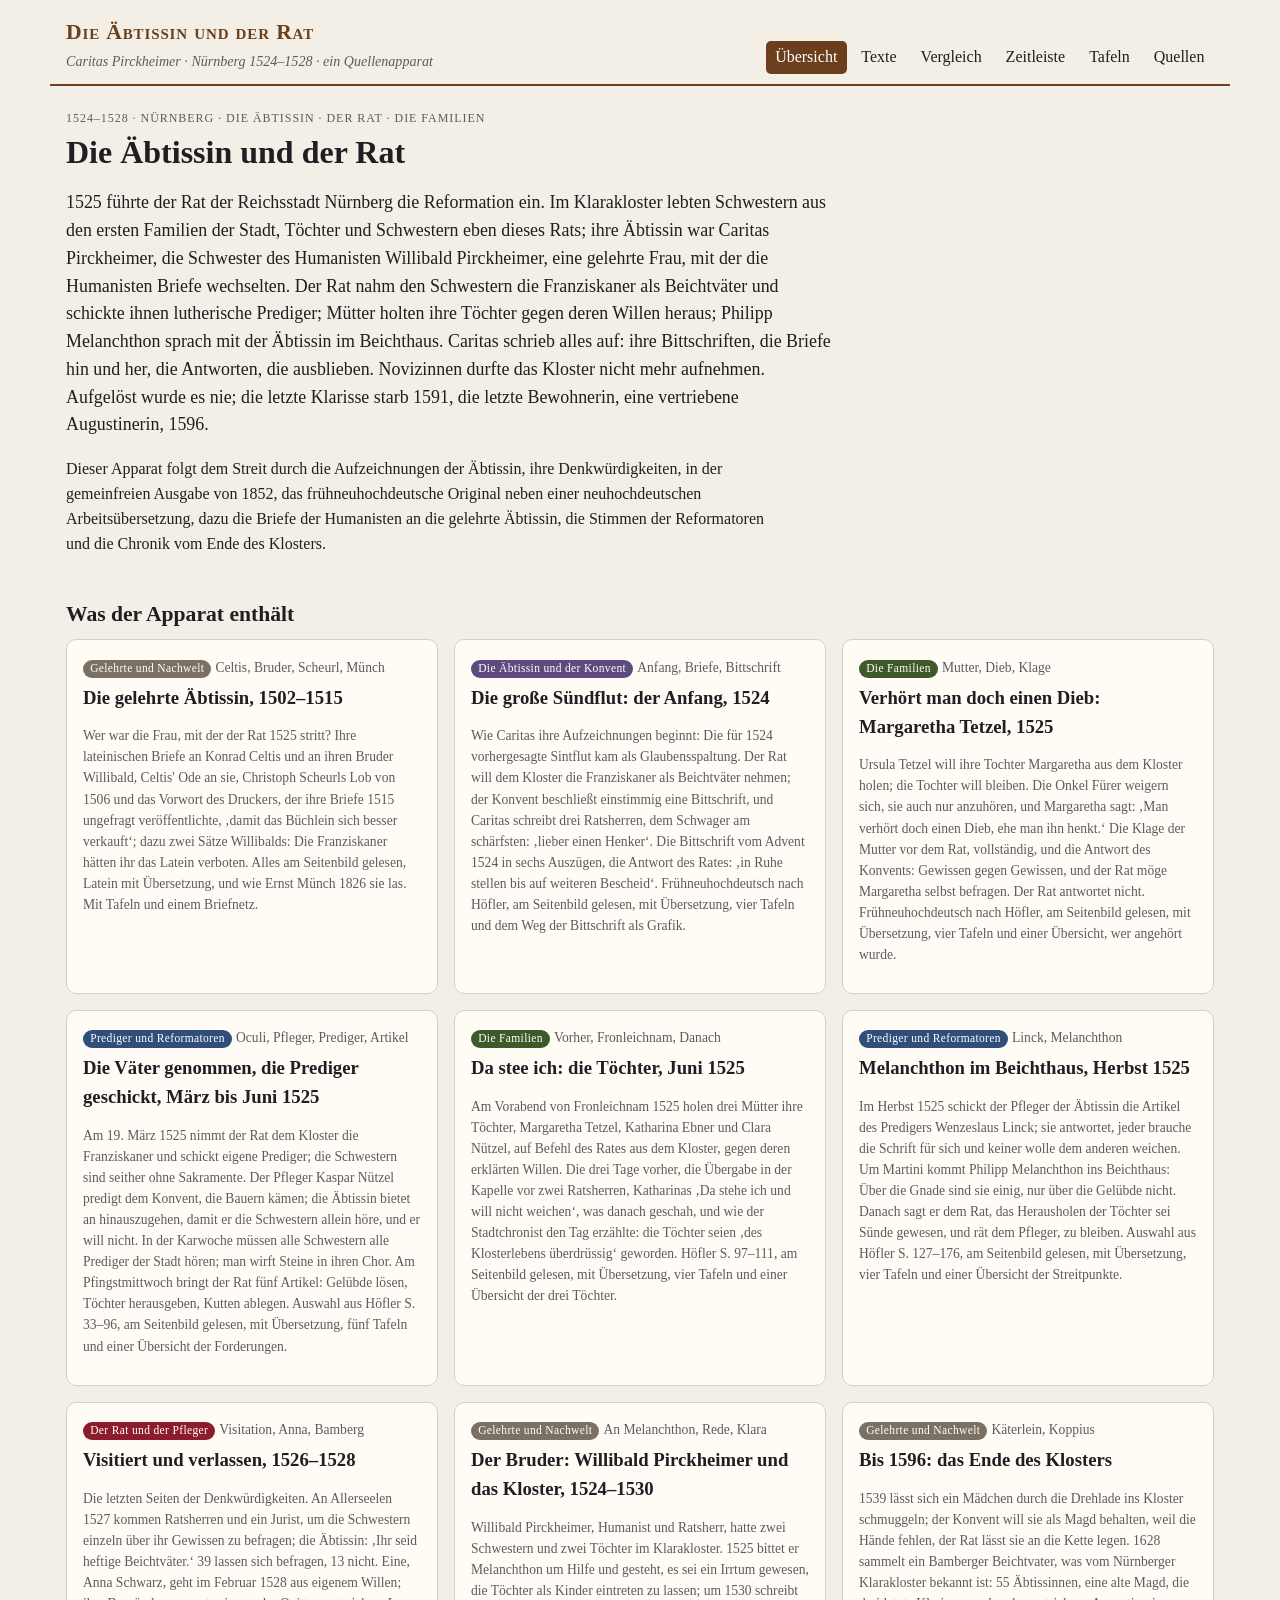
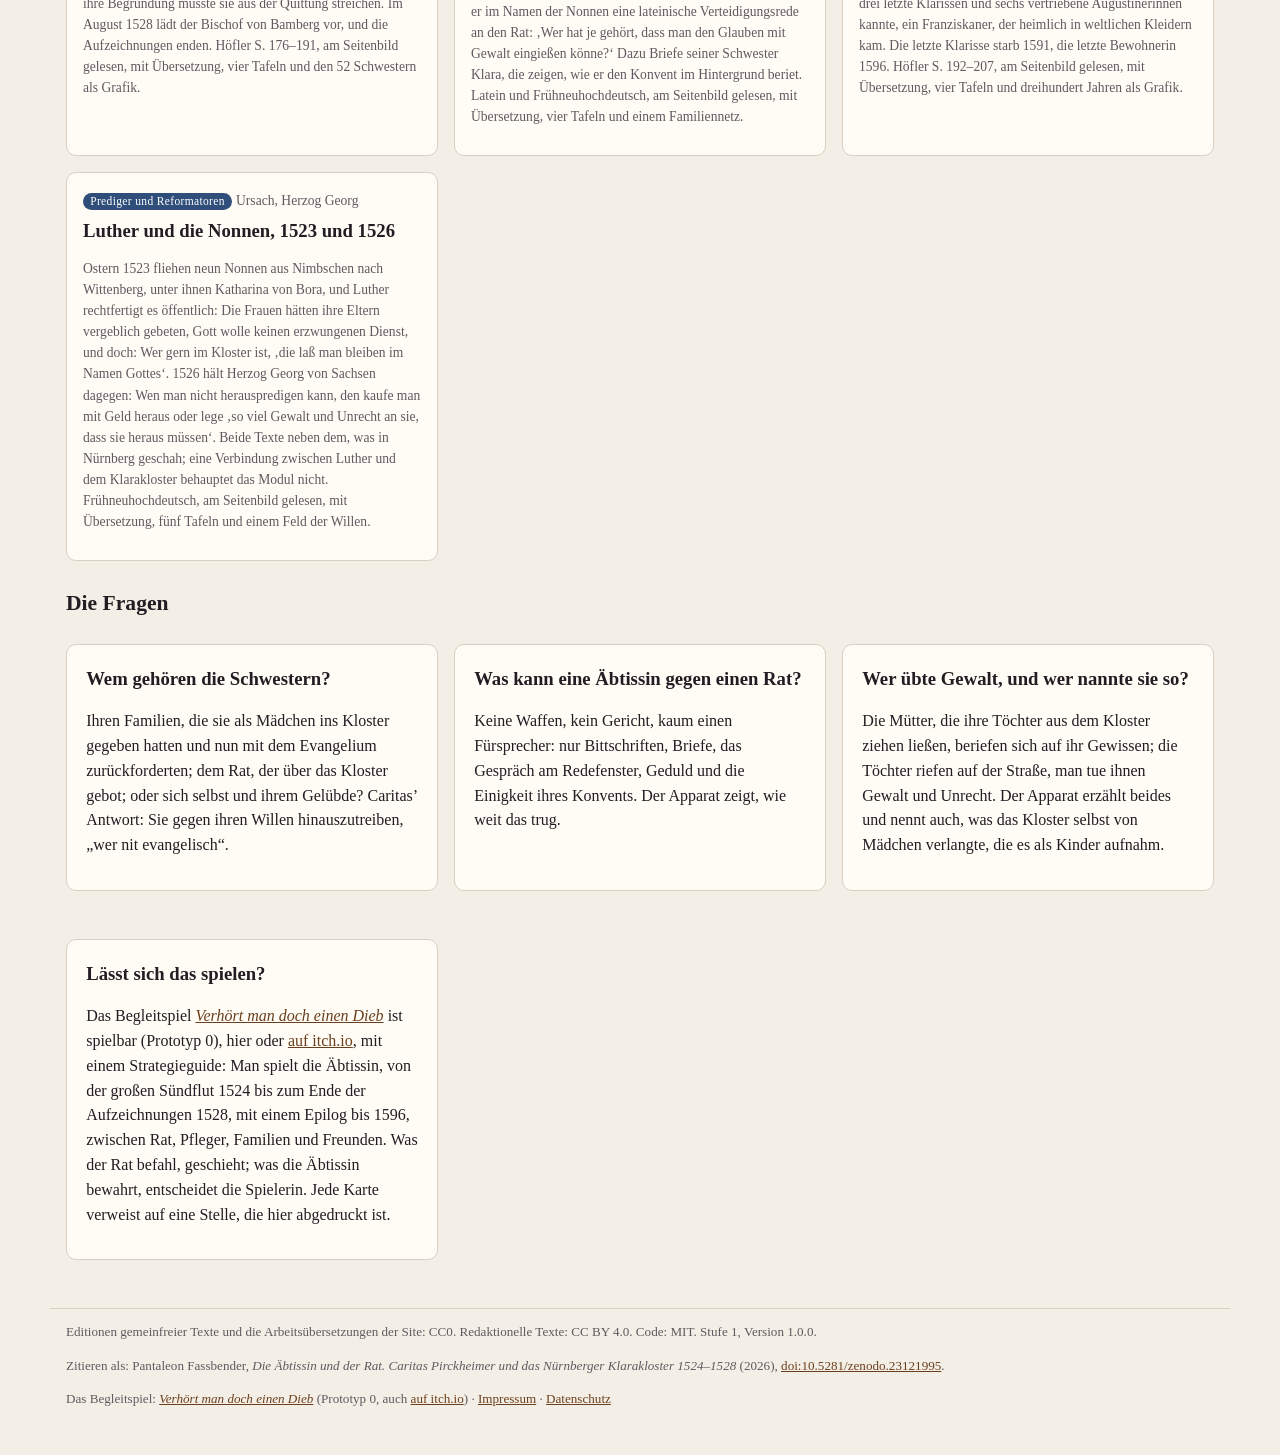
<file: index.html>
<!doctype html>
<html lang="de">
<head>
<meta charset="utf-8">
<meta name="viewport" content="width=device-width, initial-scale=1">
<title>Die Äbtissin und der Rat. Caritas Pirckheimer und das Nürnberger Klarakloster 1524–1528</title>
<meta name="description" content="Ein Quellenapparat zum Streit um das Nürnberger Klarakloster in der Reformation, 1524–1528: die Denkwürdigkeiten der Äbtissin Caritas Pirckheimer, Briefe, Bittschriften und Gegenstimmen, in gemeinfreien Editionen, das Original neben einer neuhochdeutschen Übersetzung.">
<meta property="og:type" content="website">
<meta property="og:url" content="https://die-aebtissin-und-der-rat.netlify.app/">
<meta property="og:title" content="Die Äbtissin und der Rat. Caritas Pirckheimer und das Nürnberger Klarakloster 1524–1528">
<meta property="og:description" content="Verhört man doch einen Dieb: wie eine Äbtissin ihr Kloster gegen den Rat ihrer Stadt verteidigte, in ihren eigenen Aufzeichnungen.">
<link rel="stylesheet" href="style.css">
</head>
<body>
<header class="top">
  <a class="brand" href="#/">
    <strong>Die Äbtissin und der Rat</strong>
    <em>Caritas Pirckheimer · Nürnberg 1524–1528 · ein Quellenapparat</em>
  </a>
  <nav>
    <a href="#/">Übersicht</a>
    <a href="#/texts">Texte</a>
    <a href="#/compare" id="navCompare" hidden>Vergleich</a>
    <a href="#/timeline">Zeitleiste</a>
    <a href="#/plates" id="navPlates" hidden>Tafeln</a>
    <a href="#/sources">Quellen</a>
  </nav>
</header>
<main id="view" aria-live="polite"></main>
<footer>
  <p>Editionen gemeinfreier Texte und die Arbeitsübersetzungen der Site: CC0. Redaktionelle Texte: CC BY 4.0. Code: MIT. Stufe 1, Version 1.0.0.</p>
  <p>Zitieren als: Pantaleon Fassbender, <em>Die Äbtissin und der Rat. Caritas Pirckheimer und das Nürnberger Klarakloster 1524–1528</em> (2026), <a href="https://doi.org/10.5281/zenodo.23121995">doi:10.5281/zenodo.23121995</a>.</p>
  <p>Das Begleitspiel: <a href="https://verhoert-man-doch-einen-dieb.netlify.app/"><em>Verhört man doch einen Dieb</em></a> (Prototyp 0, auch <a href="https://leofassb.itch.io/verhoert-man-doch-einen-dieb">auf itch.io</a>) · <a href="legal.html#notice">Impressum</a> · <a href="legal.html#privacy">Datenschutz</a></p>
</footer>
<script src="app.js"></script>
</body>
</html>
</file>
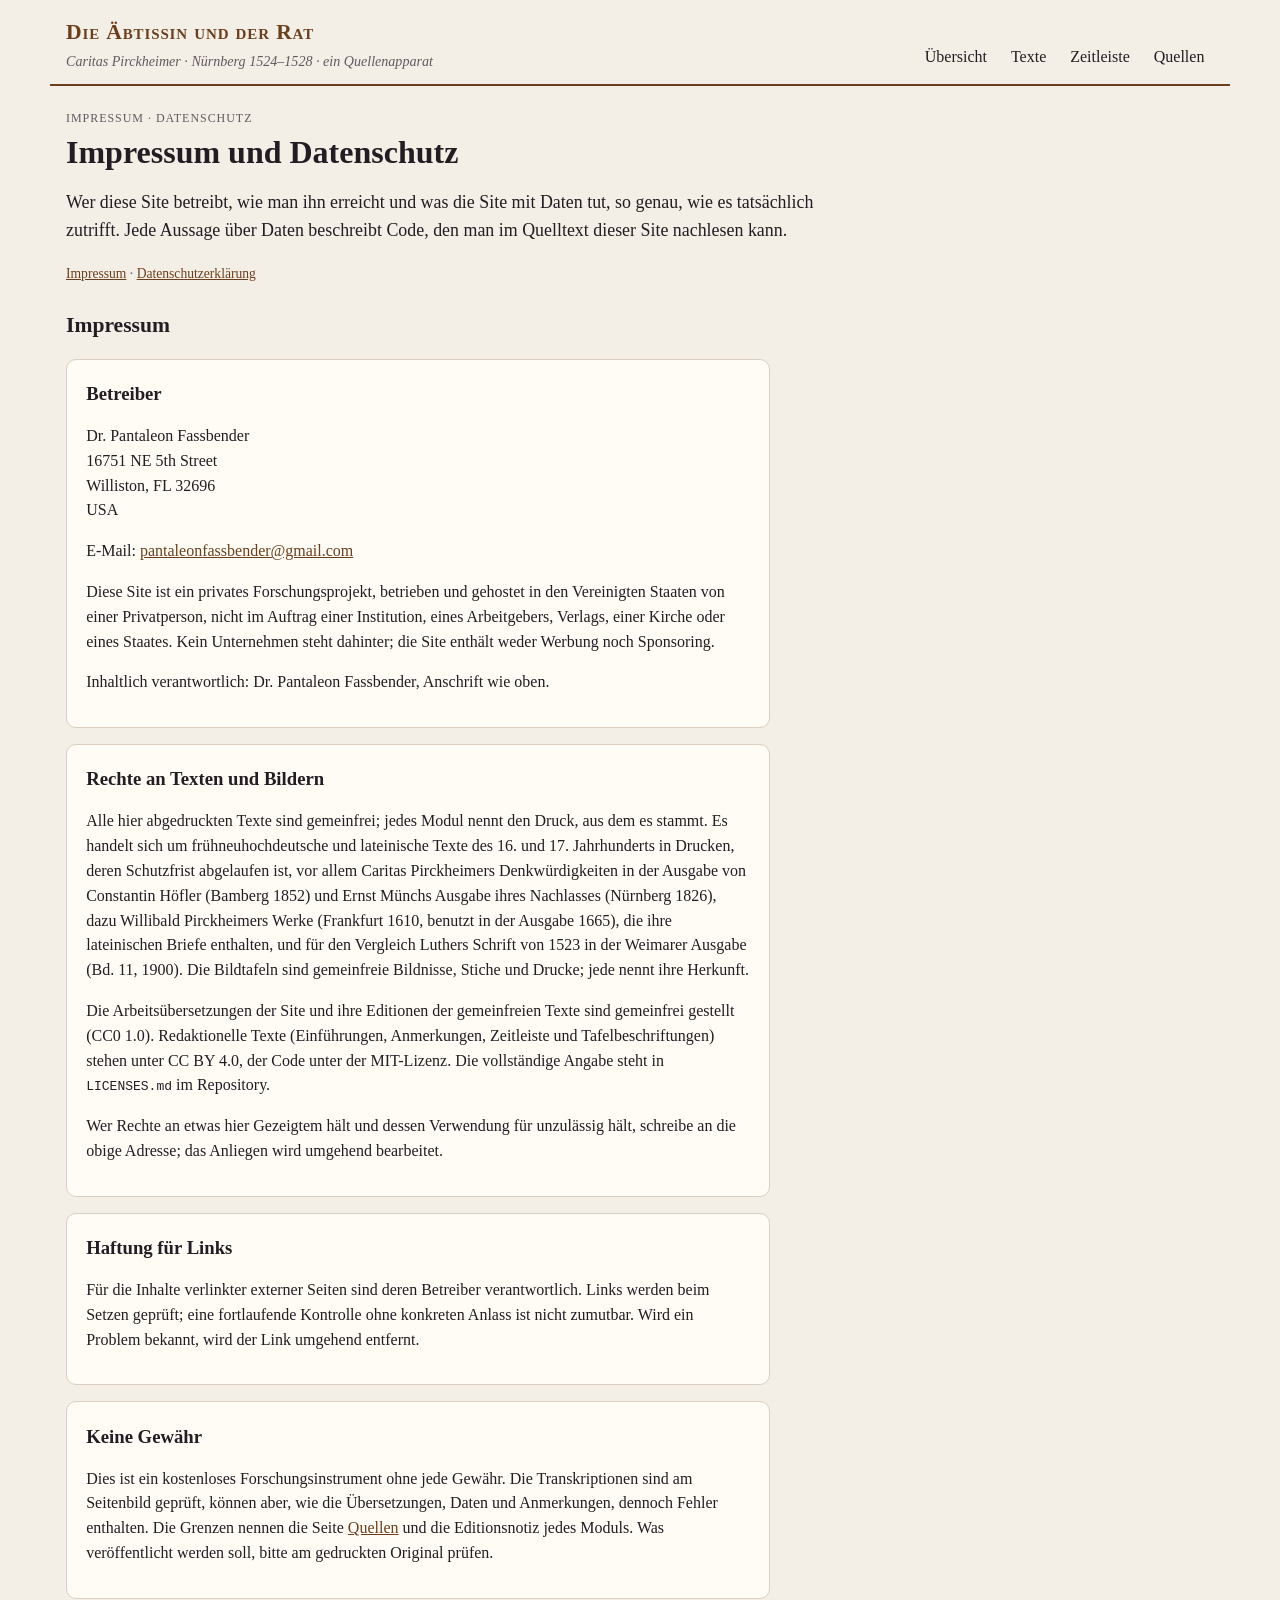
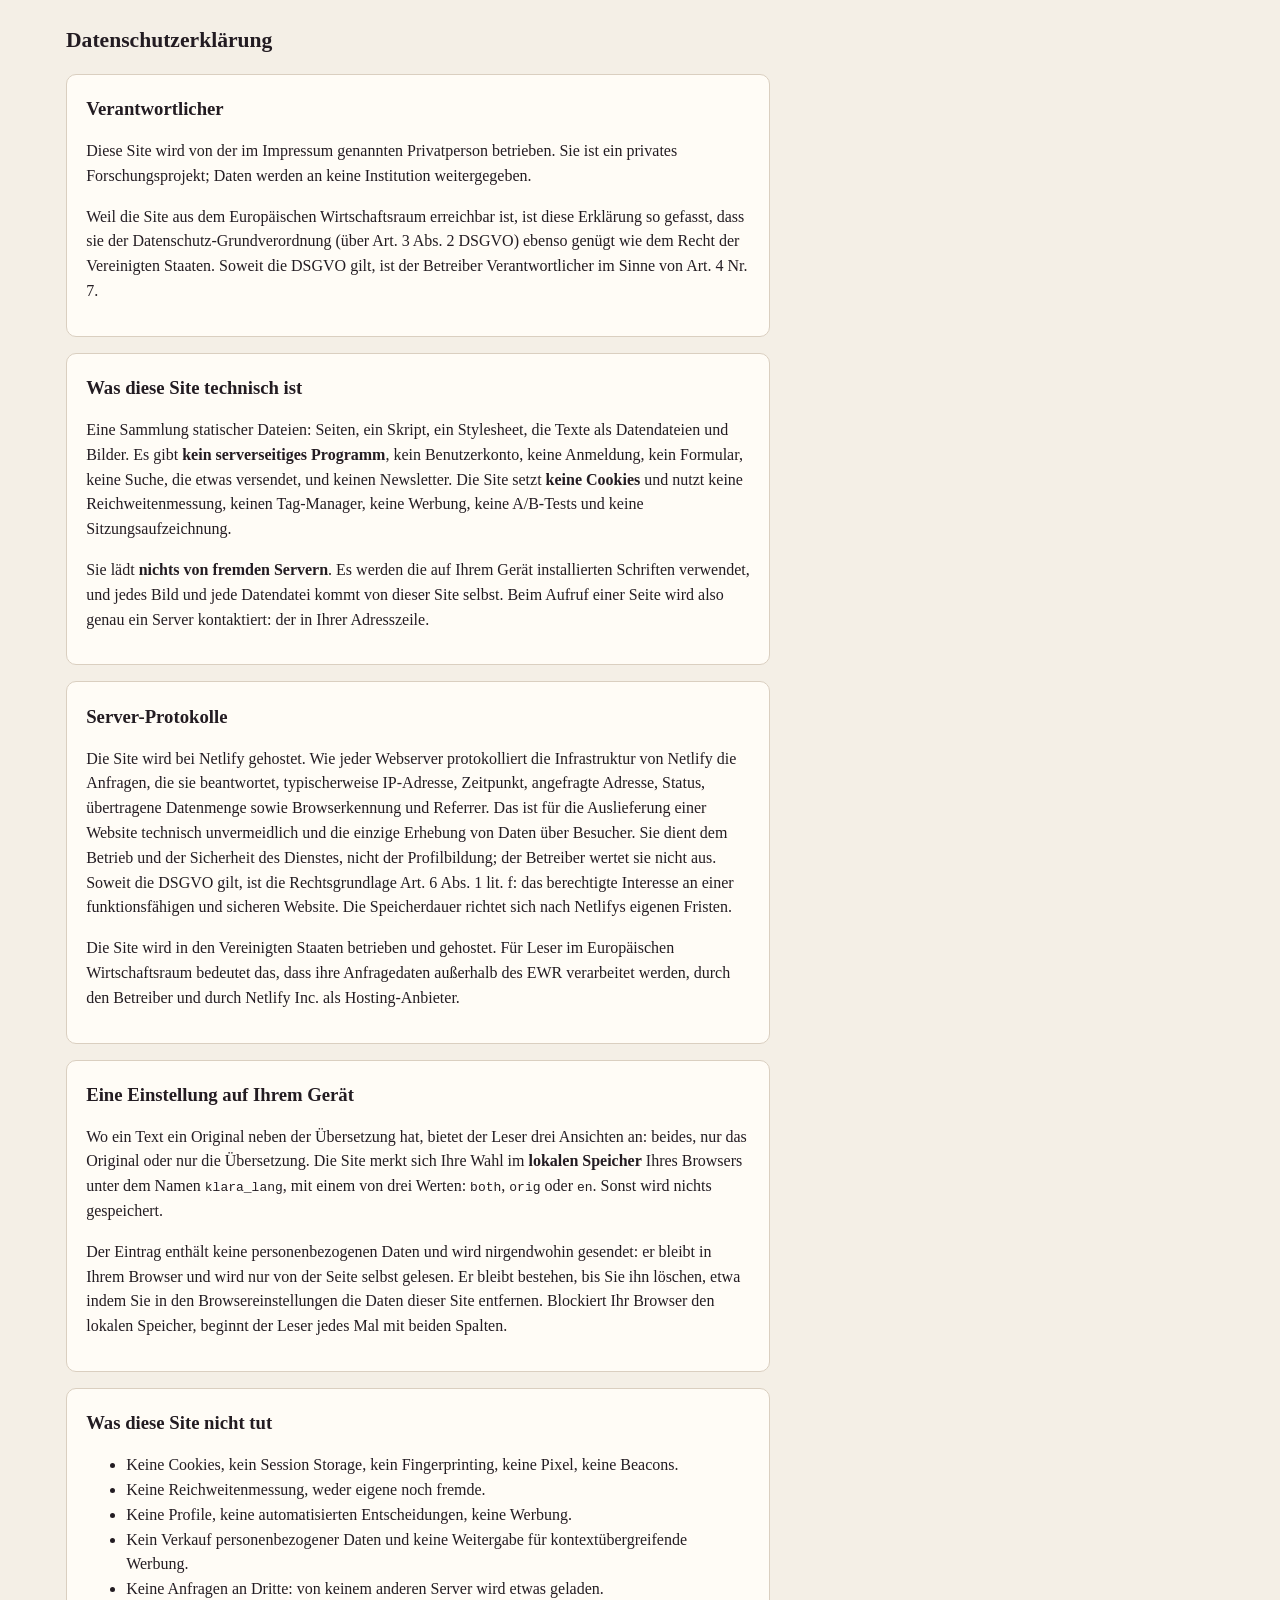
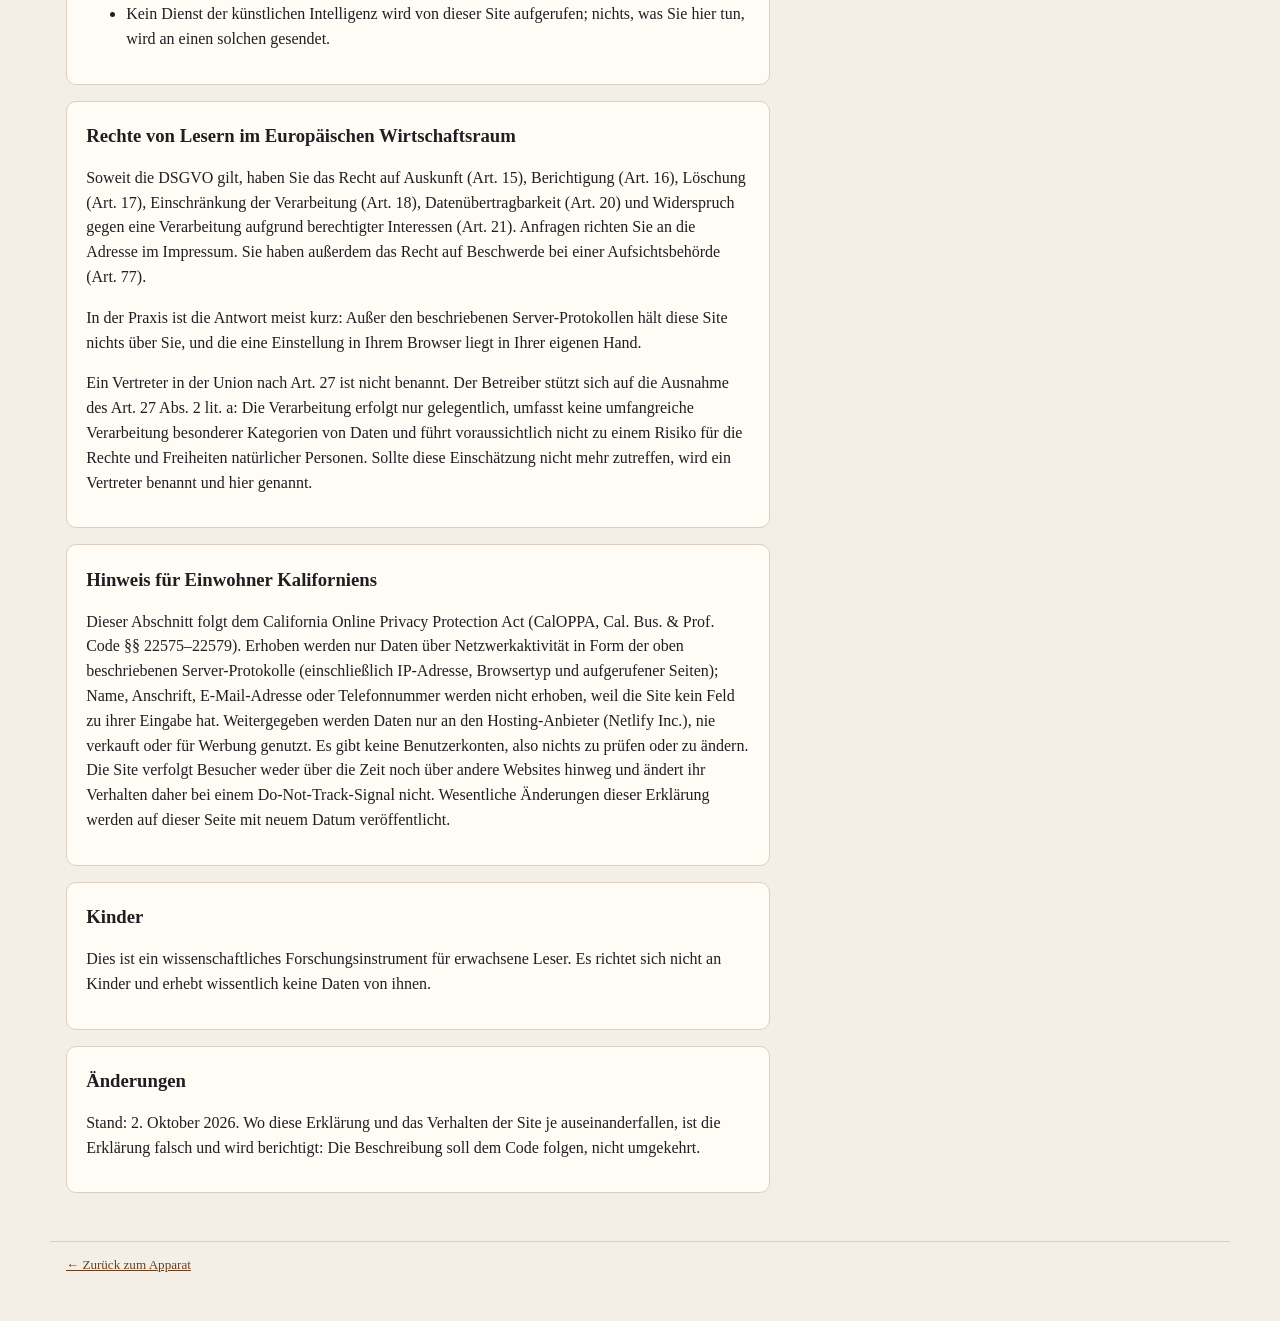
<file: legal.html>
<!doctype html>
<html lang="de">
<head>
<meta charset="utf-8">
<meta name="viewport" content="width=device-width, initial-scale=1">
<title>Impressum und Datenschutz · Die Äbtissin und der Rat</title>
<meta name="description" content="Wer diese Site betreibt, wie man ihn erreicht und was die Site mit Daten tut.">
<link rel="stylesheet" href="style.css">
</head>
<body>
<header class="top">
  <a class="brand" href="index.html#/">
    <strong>Die Äbtissin und der Rat</strong>
    <em>Caritas Pirckheimer · Nürnberg 1524–1528 · ein Quellenapparat</em>
  </a>
  <nav>
    <a href="index.html#/">Übersicht</a>
    <a href="index.html#/texts">Texte</a>
    <a href="index.html#/timeline">Zeitleiste</a>
    <a href="index.html#/sources">Quellen</a>
  </nav>
</header>
<main>
  <span class="tag">Impressum · Datenschutz</span>
  <h1>Impressum und Datenschutz</h1>
  <p class="lede">Wer diese Site betreibt, wie man ihn erreicht und was die Site mit Daten tut, so genau, wie es tatsächlich zutrifft. Jede Aussage über Daten beschreibt Code, den man im Quelltext dieser Site nachlesen kann.</p>
  <p class="fine"><a href="#notice">Impressum</a> · <a href="#privacy">Datenschutzerklärung</a></p>

  <h2 id="notice">Impressum</h2>

  <div class="panel readable"><h3>Betreiber</h3>
    <p>Dr. Pantaleon Fassbender<br>16751 NE 5th Street<br>Williston, FL 32696<br>USA</p>
    <p>E-Mail: <a href="mailto:pantaleonfassbender@gmail.com">pantaleonfassbender@gmail.com</a></p>
    <p>Diese Site ist ein privates Forschungsprojekt, betrieben und gehostet in den Vereinigten Staaten von einer Privatperson, nicht im Auftrag einer Institution, eines Arbeitgebers, Verlags, einer Kirche oder eines Staates. Kein Unternehmen steht dahinter; die Site enthält weder Werbung noch Sponsoring.</p>
    <p>Inhaltlich verantwortlich: Dr. Pantaleon Fassbender, Anschrift wie oben.</p>
  </div>

  <div class="panel readable"><h3>Rechte an Texten und Bildern</h3>
    <p>Alle hier abgedruckten Texte sind gemeinfrei; jedes Modul nennt den Druck, aus dem es stammt. Es handelt sich um frühneuhochdeutsche und lateinische Texte des 16. und 17. Jahrhunderts in Drucken, deren Schutzfrist abgelaufen ist, vor allem Caritas Pirckheimers Denkwürdigkeiten in der Ausgabe von Constantin Höfler (Bamberg 1852) und Ernst Münchs Ausgabe ihres Nachlasses (Nürnberg 1826), dazu Willibald Pirckheimers Werke (Frankfurt 1610, benutzt in der Ausgabe 1665), die ihre lateinischen Briefe enthalten, und für den Vergleich Luthers Schrift von 1523 in der Weimarer Ausgabe (Bd. 11, 1900). Die Bildtafeln sind gemeinfreie Bildnisse, Stiche und Drucke; jede nennt ihre Herkunft.</p>
    <p>Die Arbeitsübersetzungen der Site und ihre Editionen der gemeinfreien Texte sind gemeinfrei gestellt (CC0 1.0). Redaktionelle Texte (Einführungen, Anmerkungen, Zeitleiste und Tafelbeschriftungen) stehen unter CC BY 4.0, der Code unter der MIT-Lizenz. Die vollständige Angabe steht in <code>LICENSES.md</code> im Repository.</p>
    <p>Wer Rechte an etwas hier Gezeigtem hält und dessen Verwendung für unzulässig hält, schreibe an die obige Adresse; das Anliegen wird umgehend bearbeitet.</p>
  </div>

  <div class="panel readable"><h3>Haftung für Links</h3>
    <p>Für die Inhalte verlinkter externer Seiten sind deren Betreiber verantwortlich. Links werden beim Setzen geprüft; eine fortlaufende Kontrolle ohne konkreten Anlass ist nicht zumutbar. Wird ein Problem bekannt, wird der Link umgehend entfernt.</p>
  </div>

  <div class="panel readable"><h3>Keine Gewähr</h3>
    <p>Dies ist ein kostenloses Forschungsinstrument ohne jede Gewähr. Die Transkriptionen sind am Seitenbild geprüft, können aber, wie die Übersetzungen, Daten und Anmerkungen, dennoch Fehler enthalten. Die Grenzen nennen die Seite <a href="index.html#/sources">Quellen</a> und die Editionsnotiz jedes Moduls. Was veröffentlicht werden soll, bitte am gedruckten Original prüfen.</p>
  </div>

  <h2 id="privacy">Datenschutzerklärung</h2>

  <div class="panel readable"><h3>Verantwortlicher</h3>
    <p>Diese Site wird von der im Impressum genannten Privatperson betrieben. Sie ist ein privates Forschungsprojekt; Daten werden an keine Institution weitergegeben.</p>
    <p>Weil die Site aus dem Europäischen Wirtschaftsraum erreichbar ist, ist diese Erklärung so gefasst, dass sie der Datenschutz-Grundverordnung (über Art. 3 Abs. 2 DSGVO) ebenso genügt wie dem Recht der Vereinigten Staaten. Soweit die DSGVO gilt, ist der Betreiber Verantwortlicher im Sinne von Art. 4 Nr. 7.</p>
  </div>

  <div class="panel readable"><h3>Was diese Site technisch ist</h3>
    <p>Eine Sammlung statischer Dateien: Seiten, ein Skript, ein Stylesheet, die Texte als Datendateien und Bilder. Es gibt <strong>kein serverseitiges Programm</strong>, kein Benutzerkonto, keine Anmeldung, kein Formular, keine Suche, die etwas versendet, und keinen Newsletter. Die Site setzt <strong>keine Cookies</strong> und nutzt keine Reichweitenmessung, keinen Tag-Manager, keine Werbung, keine A/B-Tests und keine Sitzungsaufzeichnung.</p>
    <p>Sie lädt <strong>nichts von fremden Servern</strong>. Es werden die auf Ihrem Gerät installierten Schriften verwendet, und jedes Bild und jede Datendatei kommt von dieser Site selbst. Beim Aufruf einer Seite wird also genau ein Server kontaktiert: der in Ihrer Adresszeile.</p>
  </div>

  <div class="panel readable"><h3>Server-Protokolle</h3>
    <p>Die Site wird bei Netlify gehostet. Wie jeder Webserver protokolliert die Infrastruktur von Netlify die Anfragen, die sie beantwortet, typischerweise IP-Adresse, Zeitpunkt, angefragte Adresse, Status, übertragene Datenmenge sowie Browserkennung und Referrer. Das ist für die Auslieferung einer Website technisch unvermeidlich und die einzige Erhebung von Daten über Besucher. Sie dient dem Betrieb und der Sicherheit des Dienstes, nicht der Profilbildung; der Betreiber wertet sie nicht aus. Soweit die DSGVO gilt, ist die Rechtsgrundlage Art. 6 Abs. 1 lit. f: das berechtigte Interesse an einer funktionsfähigen und sicheren Website. Die Speicherdauer richtet sich nach Netlifys eigenen Fristen.</p>
    <p>Die Site wird in den Vereinigten Staaten betrieben und gehostet. Für Leser im Europäischen Wirtschaftsraum bedeutet das, dass ihre Anfragedaten außerhalb des EWR verarbeitet werden, durch den Betreiber und durch Netlify Inc. als Hosting-Anbieter.</p>
  </div>

  <div class="panel readable"><h3>Eine Einstellung auf Ihrem Gerät</h3>
    <p>Wo ein Text ein Original neben der Übersetzung hat, bietet der Leser drei Ansichten an: beides, nur das Original oder nur die Übersetzung. Die Site merkt sich Ihre Wahl im <strong>lokalen Speicher</strong> Ihres Browsers unter dem Namen <code>klara_lang</code>, mit einem von drei Werten: <code>both</code>, <code>orig</code> oder <code>en</code>. Sonst wird nichts gespeichert.</p>
    <p>Der Eintrag enthält keine personenbezogenen Daten und wird nirgendwohin gesendet: er bleibt in Ihrem Browser und wird nur von der Seite selbst gelesen. Er bleibt bestehen, bis Sie ihn löschen, etwa indem Sie in den Browsereinstellungen die Daten dieser Site entfernen. Blockiert Ihr Browser den lokalen Speicher, beginnt der Leser jedes Mal mit beiden Spalten.</p>
  </div>

  <div class="panel readable"><h3>Was diese Site nicht tut</h3>
    <ul>
      <li>Keine Cookies, kein Session Storage, kein Fingerprinting, keine Pixel, keine Beacons.</li>
      <li>Keine Reichweitenmessung, weder eigene noch fremde.</li>
      <li>Keine Profile, keine automatisierten Entscheidungen, keine Werbung.</li>
      <li>Kein Verkauf personenbezogener Daten und keine Weitergabe für kontextübergreifende Werbung.</li>
      <li>Keine Anfragen an Dritte: von keinem anderen Server wird etwas geladen.</li>
      <li>Kein Dienst der künstlichen Intelligenz wird von dieser Site aufgerufen; nichts, was Sie hier tun, wird an einen solchen gesendet.</li>
    </ul>
  </div>

  <div class="panel readable"><h3>Rechte von Lesern im Europäischen Wirtschaftsraum</h3>
    <p>Soweit die DSGVO gilt, haben Sie das Recht auf Auskunft (Art. 15), Berichtigung (Art. 16), Löschung (Art. 17), Einschränkung der Verarbeitung (Art. 18), Datenübertragbarkeit (Art. 20) und Widerspruch gegen eine Verarbeitung aufgrund berechtigter Interessen (Art. 21). Anfragen richten Sie an die Adresse im Impressum. Sie haben außerdem das Recht auf Beschwerde bei einer Aufsichtsbehörde (Art. 77).</p>
    <p>In der Praxis ist die Antwort meist kurz: Außer den beschriebenen Server-Protokollen hält diese Site nichts über Sie, und die eine Einstellung in Ihrem Browser liegt in Ihrer eigenen Hand.</p>
    <p>Ein Vertreter in der Union nach Art. 27 ist nicht benannt. Der Betreiber stützt sich auf die Ausnahme des Art. 27 Abs. 2 lit. a: Die Verarbeitung erfolgt nur gelegentlich, umfasst keine umfangreiche Verarbeitung besonderer Kategorien von Daten und führt voraussichtlich nicht zu einem Risiko für die Rechte und Freiheiten natürlicher Personen. Sollte diese Einschätzung nicht mehr zutreffen, wird ein Vertreter benannt und hier genannt.</p>
  </div>

  <div class="panel readable"><h3>Hinweis für Einwohner Kaliforniens</h3>
    <p>Dieser Abschnitt folgt dem California Online Privacy Protection Act (CalOPPA, Cal. Bus. &amp; Prof. Code §§ 22575–22579). Erhoben werden nur Daten über Netzwerkaktivität in Form der oben beschriebenen Server-Protokolle (einschließlich IP-Adresse, Browsertyp und aufgerufener Seiten); Name, Anschrift, E-Mail-Adresse oder Telefonnummer werden nicht erhoben, weil die Site kein Feld zu ihrer Eingabe hat. Weitergegeben werden Daten nur an den Hosting-Anbieter (Netlify Inc.), nie verkauft oder für Werbung genutzt. Es gibt keine Benutzerkonten, also nichts zu prüfen oder zu ändern. Die Site verfolgt Besucher weder über die Zeit noch über andere Websites hinweg und ändert ihr Verhalten daher bei einem Do-Not-Track-Signal nicht. Wesentliche Änderungen dieser Erklärung werden auf dieser Seite mit neuem Datum veröffentlicht.</p>
  </div>

  <div class="panel readable"><h3>Kinder</h3>
    <p>Dies ist ein wissenschaftliches Forschungsinstrument für erwachsene Leser. Es richtet sich nicht an Kinder und erhebt wissentlich keine Daten von ihnen.</p>
  </div>

  <div class="panel readable"><h3>Änderungen</h3>
    <p>Stand: 2. Oktober 2026. Wo diese Erklärung und das Verhalten der Site je auseinanderfallen, ist die Erklärung falsch und wird berichtigt: Die Beschreibung soll dem Code folgen, nicht umgekehrt.</p>
  </div>
</main>
<footer>
  <p><a href="index.html#/">← Zurück zum Apparat</a></p>
</footer>
</body>
</html>
</file>
<file: style.css>
:root{
  --paper:#f4efe6; --panel:#fffcf6; --ink:#231c22; --ink2:#62585f; --line:#dacfc0;
  --red:#6b3f1d; --gold:#8a6d2f; --sea:#2f5d62;
  --konvent:#5e4a7d; --rat:#8c1c2b; --familien:#3f5a2a; --reform:#2f4f7a; --nachwelt:#7a7064;
  --serif:"Iowan Old Style","Palatino Linotype",Palatino,"Book Antiqua",Georgia,serif;
}
*{box-sizing:border-box}
body{margin:0; background:var(--paper); color:var(--ink); font-family:var(--serif); line-height:1.55}
a{color:var(--red)}
.top{display:flex; justify-content:space-between; align-items:flex-end; flex-wrap:wrap; gap:.6rem 1.5rem;
  max-width:1180px; margin:0 auto; padding:1rem 16px .6rem; border-bottom:2px solid var(--red)}
.brand{text-decoration:none; color:inherit}
.brand strong{display:block; font-size:1.35rem; color:var(--red); font-variant:small-caps; letter-spacing:.04em}
.brand em{font-size:.88rem; color:var(--ink2)}
.top nav{display:flex; gap:.3rem; flex-wrap:wrap}
.top nav a{text-decoration:none; color:var(--ink); padding:.25rem .6rem; border-radius:5px}
.top nav a.on{background:var(--red); color:#fff}
main{max-width:1180px; margin:0 auto; padding:1.2rem 16px 2rem}
footer{max-width:1180px; margin:0 auto; padding:0 16px 2rem; font-size:.82rem; color:var(--ink2); border-top:1px solid var(--line)}
h1{font-size:2rem; margin:.2rem 0 .6rem; line-height:1.2}
h2{font-size:1.35rem; margin:1.6rem 0 .5rem}
h3{margin:.2rem 0 .3rem}
.lede{font-size:1.12rem; max-width:48rem}
.fine{font-size:.85rem; color:var(--ink2)}
.tag{font-size:.75rem; letter-spacing:.08em; text-transform:uppercase; color:var(--ink2)}
.panel{background:var(--panel); border:1px solid var(--line); border-radius:10px; padding:1rem 1.2rem; margin:1rem 0}
.readable{max-width:44rem}
.grid{display:grid; gap:1rem}
.g2{grid-template-columns:repeat(auto-fill,minmax(300px,1fr))}
.g4{grid-template-columns:repeat(auto-fill,minmax(210px,1fr))}
.card{background:var(--panel); border:1px solid var(--line); border-radius:10px; padding:.9rem 1rem; text-decoration:none; color:inherit; display:block}
a.card:hover{border-color:var(--red)}
.card.planned{opacity:.72; border-style:dashed}
.side{display:inline-block; font-size:.72rem; padding:0 .45rem; border-radius:99px; color:#fff; letter-spacing:.03em}
.side.konvent{background:var(--konvent)} .side.rat{background:var(--rat)} .side.familien{background:var(--familien)}
.side.reform{background:var(--reform)} .side.nachwelt{background:var(--nachwelt)}
.hero{display:grid; grid-template-columns:minmax(0,1.5fr) minmax(0,1fr); gap:1.5rem; align-items:start}
.hero.one{grid-template-columns:1fr}
.hero img{width:100%; border-radius:8px; border:1px solid var(--line)}
figure{margin:0}
figcaption{font-size:.85rem; color:var(--ink2); margin-top:.4rem}
.quote{border-left:3px solid var(--red); padding:.2rem 0 .2rem 1rem; margin:1rem 0; font-style:italic}
/* reader */
.toc{display:flex; flex-wrap:wrap; gap:.4rem; margin:.6rem 0 1rem}
.toc a{border:1px solid var(--line); border-radius:6px; padding:.2rem .6rem; text-decoration:none; color:var(--ink); background:var(--panel); font-size:.9rem}
.toc a.on{border-color:var(--red); background:var(--red); color:#fff}
.langbar{display:flex; gap:.3rem; margin:.4rem 0 1rem}
.langbar button{font:inherit; font-size:.85rem; background:var(--panel); border:1px solid var(--line); border-radius:6px; padding:.2rem .7rem; cursor:pointer}
.langbar button.on{background:var(--ink); color:var(--paper); border-color:var(--ink)}
.unit{display:grid; grid-template-columns:4.6rem minmax(0,1fr); gap:.3rem .8rem; padding:.55rem 0; border-bottom:1px dotted var(--line)}
.unit .num{font-size:.78rem; color:var(--ink2); text-align:right; padding-top:.2rem}
.unit .num a{color:inherit; text-decoration:none}
.unit .pg{display:block; font-size:.7rem; line-height:1.25; margin-top:.3rem; color:var(--ink2); opacity:.85}
.unit.hl{background:#efdfe6}
.unit .cols{display:grid; grid-template-columns:1fr 1fr; gap:1.2rem}
.unit .cols.one{grid-template-columns:1fr}
.unit .orig{color:var(--ink2)}
.unit .orig[lang=grc]{font-family:"Gentium Plus","Gentium Book Plus","Palatino Linotype","GFS Didot","Times New Roman",serif; color:var(--ink); font-size:1.02em; line-height:1.6}
.unit.label .text{font-variant:small-caps; letter-spacing:.03em; font-weight:600; color:var(--red)}
.unit h4{margin:0 0 .3rem; font-size:.95rem; color:var(--red)}
.unit .text,.unit .orig{white-space:pre-wrap}
.unit .orig[dir=rtl]{font-family:"Traditional Arabic","Sakkal Majalla","Noto Naskh Arabic","Geeza Pro",serif; font-size:1.3em; line-height:1.9; color:var(--ink)}
.unit .translit{margin-top:.5rem; font-size:.88em; font-style:italic; color:var(--ink2)}
.note{grid-column:2; font-size:.84rem; color:var(--ink2); border-left:2px solid var(--gold); padding-left:.6rem}
.hinweis{font-size:.9rem}
/* timeline */
.tl{position:relative; margin:1rem 0 0 .6rem; padding-left:1.4rem; border-left:2px solid var(--line)}
.st{position:relative; margin:0 0 1.2rem; display:grid; grid-template-columns:minmax(0,1fr) 140px; gap:1rem; align-items:start}
.st::before{content:""; position:absolute; left:-1.95rem; top:.35rem; width:12px; height:12px; border-radius:50%; background:var(--c,var(--ink)); border:2px solid var(--paper)}
.st .d{font-size:.82rem; color:var(--ink2)}
.st img{width:140px; border-radius:6px; border:1px solid var(--line)}
.st p{margin:.2rem 0}
.legend{display:flex; flex-wrap:wrap; gap:.4rem}
/* plates */
.plate img{width:100%; border-radius:6px; border:1px solid var(--line); background:#fff}
.secplates{margin:1rem 0}
.secplates figcaption{font-size:.85rem}
.viz{margin:1rem 0; overflow-x:auto; border:1px solid var(--line); border-radius:8px; padding:.6rem; background:var(--panel)}
.viz svg{display:block; width:100%; min-width:600px; height:auto}
.viz .vcap{font-size:.85rem; margin:.4rem 0 0}
.lightbox{position:fixed; inset:0; background:rgba(20,16,12,.85); display:flex; align-items:center; justify-content:center; padding:16px; z-index:10}
.lightbox img{max-width:100%; max-height:86vh; border-radius:6px}
.lightbox .cap{color:#f5efe2; max-width:44rem; font-size:.9rem; margin-top:.6rem}
.lightbox figure{text-align:center}
/* compare */
.cmp{display:grid; gap:1rem; margin-top:1rem}
.cmp.n2{grid-template-columns:1fr 1fr}
.cmp.n3{grid-template-columns:repeat(3,minmax(0,1fr))}
.cmp.n4{grid-template-columns:1fr 1fr}
.voice{background:var(--panel); border:1px solid var(--line); border-radius:10px; padding:.8rem 1rem}
.vhead{border-bottom:1px solid var(--line); padding-bottom:.5rem; margin-bottom:.5rem}
.vunit{margin:.7rem 0}
.vunit .text{white-space:pre-line}
@media (max-width:760px){
  .cmp.n2,.cmp.n3,.cmp.n4{grid-template-columns:1fr}
  .hero{grid-template-columns:1fr}
  .unit .cols{grid-template-columns:1fr}
  .st{grid-template-columns:1fr}
  .st img{width:110px}
  h1{font-size:1.6rem}
}
@media (prefers-color-scheme: dark){
  :root:not([data-theme="light"]){--paper:#1c171b; --panel:#262026; --ink:#ece4ea; --ink2:#b3a8b0; --line:#43383f; --red:#d9a77c}
  :root:not([data-theme="light"]) .unit.hl{background:#3a2a35}
  :root:not([data-theme="light"]) .top nav a.on, :root:not([data-theme="light"]) .toc a.on{color:#1c171b}
}
</file>
